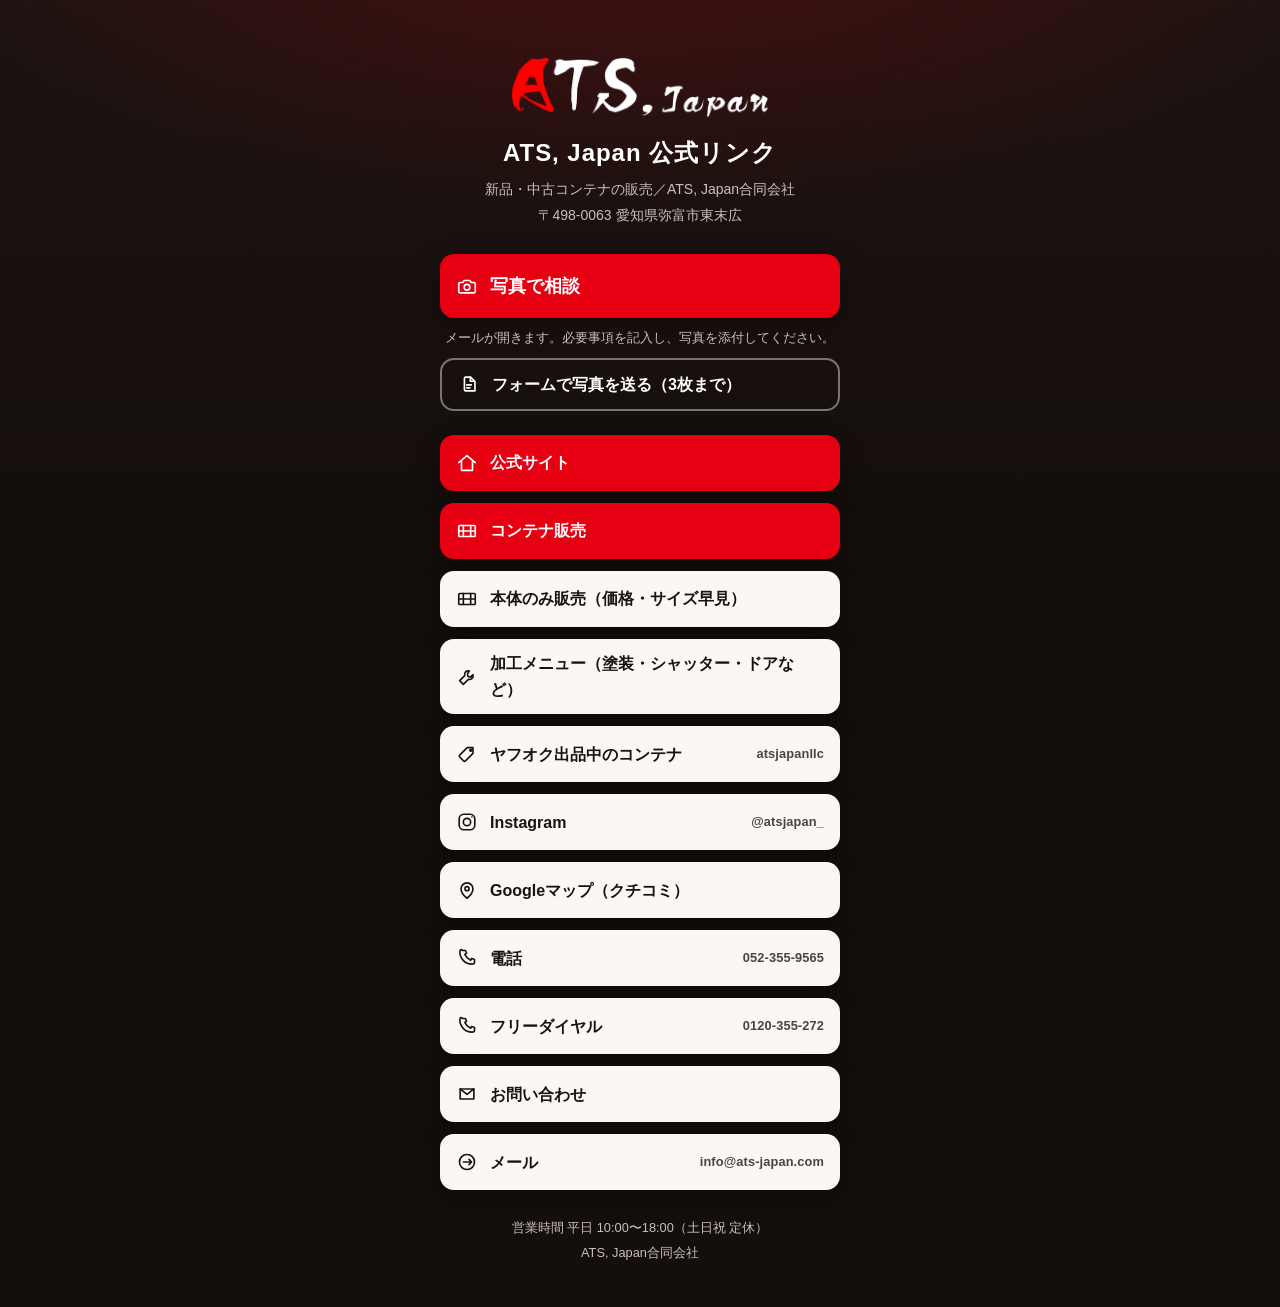
<file: index.html>
<!DOCTYPE html>
<html lang="ja">
<head>
  <meta charset="utf-8">
  <meta name="viewport" content="width=device-width, initial-scale=1, viewport-fit=cover">
  <title>ATS, Japan 公式リンク｜ATS, Japan合同会社</title>
  <meta name="description" content="ATS, Japan合同会社の公式リンクです。公式サイト、コンテナ販売、Instagram、Googleマップ、電話、お問い合わせはこちらから。ヤード：愛知県弥富市東末広。">
  <meta name="theme-color" content="#140E0C">
  <link rel="canonical" href="https://ats-business-hub.github.io/ats-japan/">
  <link rel="icon" href="assets/favicon.png" sizes="32x32" type="image/png">
  <link rel="icon" href="assets/favicon-192.png" sizes="192x192" type="image/png">
  <link rel="apple-touch-icon" href="assets/apple-touch-icon.png">
  <meta property="og:type" content="website">
  <meta property="og:locale" content="ja_JP">
  <meta property="og:title" content="ATS, Japan 公式リンク">
  <meta property="og:description" content="公式サイト、コンテナ販売、Instagram、Googleマップ、電話、お問い合わせへの案内ページです。">
  <meta property="og:url" content="https://ats-business-hub.github.io/ats-japan/">
  <meta property="og:image" content="https://ats-business-hub.github.io/ats-japan/assets/logo-mark.png">
  <meta name="twitter:card" content="summary">
  <link rel="stylesheet" href="style.css">
  <script type="application/ld+json">
  {
    "@context": "https://schema.org",
    "@type": "Organization",
    "name": "ATS, Japan合同会社",
    "alternateName": "ATS, Japan",
    "url": "https://www.ats-japan.com/",
    "logo": "https://ats-business-hub.github.io/ats-japan/assets/logo-mark.png",
    "email": "info@ats-japan.com",
    "telephone": ["+81-52-355-9565", "+81-120-355-272"],
    "address": {
      "@type": "PostalAddress",
      "postalCode": "498-0063",
      "addressRegion": "愛知県",
      "addressLocality": "弥富市",
      "streetAddress": "東末広",
      "addressCountry": "JP"
    },
    "sameAs": [
      "https://www.instagram.com/atsjapan_/"
    ]
  }
  </script>
</head>
<body>
  <div class="page">
    <header class="header">
      <img class="logo" src="assets/logo-wordmark.png" width="1072" height="261" alt="ATS, Japan">
      <h1>ATS, Japan 公式リンク</h1>
      <p class="tag">新品・中古コンテナの販売／ATS, Japan合同会社</p>
      <p class="addr">〒498-0063 愛知県弥富市東末広</p>
    </header>

    <section class="photo-consult" aria-label="写真で相談">
      <a class="btn btn-primary btn-photo" href="mailto:info@ats-japan.com?subject=%E5%86%99%E7%9C%9F%E3%81%A7%E7%9B%B8%E8%AB%87%EF%BC%88%E3%82%B3%E3%83%B3%E3%83%86%E3%83%8A%EF%BC%89&amp;body=%E3%82%B3%E3%83%B3%E3%83%86%E3%83%8A%E3%81%AE%E5%86%99%E7%9C%9F%E7%9B%B8%E8%AB%87%E3%81%A7%E3%81%99%E3%80%82%0A%0A%E3%81%8A%E5%90%8D%E5%89%8D%EF%BC%9A%0A%E3%81%94%E5%B8%8C%E6%9C%9B%E3%82%B5%E3%82%A4%E3%82%BA%EF%BC%8810%2F12%2F20%2F40ft%EF%BC%89%EF%BC%9A%0A%E7%94%A8%E9%80%94%EF%BC%9A%0A%E8%A8%AD%E7%BD%AE%E5%A0%B4%E6%89%80%EF%BC%9A%0A%0A%E5%86%99%E7%9C%9F%E3%82%92%E6%B7%BB%E4%BB%98%E3%81%97%E3%81%A6%E3%81%8F%E3%81%A0%E3%81%95%E3%81%84%E3%80%82%0A">
        <span class="ico" aria-hidden="true">
          <svg viewBox="0 0 24 24" width="22" height="22" fill="none" stroke="currentColor" stroke-width="1.8" stroke-linecap="round" stroke-linejoin="round"><path d="M4.5 8.2h3l1.4-2.2h6.2l1.4 2.2h3A1.5 1.5 0 0 1 21 9.7v8.3a1.5 1.5 0 0 1-1.5 1.5h-15A1.5 1.5 0 0 1 3 18V9.7a1.5 1.5 0 0 1 1.5-1.5z"/><circle cx="12" cy="13.4" r="3.1"/></svg>
        </span>
        <span class="label">写真で相談</span>
      </a>
      <p class="photo-hint">メールが開きます。必要事項を記入し、写真を添付してください。</p>
      <a class="btn btn-form" href="https://www.ats-japan.com/contact/?utm_source=qr&amp;utm_medium=offline&amp;utm_campaign=company_qr">
        <span class="ico" aria-hidden="true">
          <svg viewBox="0 0 24 24" width="22" height="22" fill="none" stroke="currentColor" stroke-width="1.8" stroke-linecap="round" stroke-linejoin="round"><path d="M8.5 4.5h5.2L18.5 9.3V19.5h-10A1.5 1.5 0 0 1 7 18V6a1.5 1.5 0 0 1 1.5-1.5z"/><path d="M13.5 4.6V9h4.5"/><path d="M9.5 13h5M9.5 16.2h3.6"/></svg>
        </span>
        <span class="label">フォームで写真を送る（3枚まで）</span>
      </a>
    </section>

    <nav class="links" aria-label="公式リンク">
      <a class="btn btn-primary" href="https://www.ats-japan.com/?utm_source=qr&amp;utm_medium=offline&amp;utm_campaign=company_qr">
        <span class="ico" aria-hidden="true">
          <svg viewBox="0 0 24 24" width="22" height="22" fill="none" stroke="currentColor" stroke-width="1.8" stroke-linecap="round" stroke-linejoin="round"><path d="M3 11.5 12 4l9 7.5"/><path d="M6 10.5V20h12v-9.5"/></svg>
        </span>
        <span class="label">公式サイト</span>
      </a>

      <a class="btn btn-primary" href="https://www.ats-japan.com/container/?utm_source=qr&amp;utm_medium=offline&amp;utm_campaign=company_qr">
        <span class="ico" aria-hidden="true">
          <svg viewBox="0 0 24 24" width="22" height="22" fill="none" stroke="currentColor" stroke-width="1.8" stroke-linecap="round" stroke-linejoin="round"><rect x="3" y="6" width="18" height="12" rx="1.2"/><path d="M3 12h18M8 6v12M16 6v12"/></svg>
        </span>
        <span class="label">コンテナ販売</span>
      </a>

      <a class="btn" href="container/">
        <span class="ico" aria-hidden="true"><svg viewBox="0 0 24 24" width="22" height="22" fill="none" stroke="currentColor" stroke-width="1.8" stroke-linecap="round" stroke-linejoin="round"><rect x="3" y="6" width="18" height="12" rx="1.2"/><path d="M3 12h18M8 6v12M16 6v12"/></svg></span>
        <span class="label">本体のみ販売（価格・サイズ早見）</span>
      </a>

      <a class="btn" href="kakou/">
        <span class="ico" aria-hidden="true"><svg viewBox="0 0 24 24" width="22" height="22" fill="none" stroke="currentColor" stroke-width="1.8" stroke-linecap="round" stroke-linejoin="round"><path d="M14.5 5.5a4 4 0 0 0-5 5L4 16l4 4 5.5-5.5a4 4 0 0 0 5-5l-2.6 2.6-2.8-.6-.6-2.8z"/></svg></span>
        <span class="label">加工メニュー（塗装・シャッター・ドアなど）</span>
      </a>

      <a class="btn" href="https://auctions.yahoo.co.jp/seller/Csx6fmJDVxpukrSngRGgBHrbBf4Gz" rel="noopener noreferrer" target="_blank">
        <span class="ico" aria-hidden="true">
          <svg viewBox="0 0 24 24" width="22" height="22" fill="none" stroke="currentColor" stroke-width="1.8" stroke-linecap="round" stroke-linejoin="round"><path d="M4 13.2 12.2 5h6.3v6.3L10.3 19.5a1.5 1.5 0 0 1-2.1 0L4 15.3a1.5 1.5 0 0 1 0-2.1z"/><circle cx="16.1" cy="7.9" r="1.05"/></svg>
        </span>
        <span class="label">ヤフオク出品中のコンテナ</span>
        <span class="meta">atsjapanllc</span>
      </a>

      <a class="btn" href="https://www.instagram.com/atsjapan_/" rel="noopener noreferrer" target="_blank">
        <span class="ico" aria-hidden="true">
          <svg viewBox="0 0 24 24" width="22" height="22" fill="none" stroke="currentColor" stroke-width="1.8" stroke-linecap="round" stroke-linejoin="round"><rect x="3.5" y="3.5" width="17" height="17" rx="5"/><circle cx="12" cy="12" r="4"/><circle cx="17.4" cy="6.6" r="0.9" fill="currentColor" stroke="none"/></svg>
        </span>
        <span class="label">Instagram</span>
        <span class="meta">@atsjapan_</span>
      </a>

      <a class="btn" href="https://www.google.com/maps?cid=72885599483460357" rel="noopener noreferrer" target="_blank">
        <span class="ico" aria-hidden="true">
          <svg viewBox="0 0 24 24" width="22" height="22" fill="none" stroke="currentColor" stroke-width="1.8" stroke-linecap="round" stroke-linejoin="round"><path d="M12 21s6.5-5.2 6.5-10.2A6.5 6.5 0 0 0 5.5 10.8C5.5 15.8 12 21 12 21z"/><circle cx="12" cy="10.5" r="2.2"/></svg>
        </span>
        <span class="label">Googleマップ（クチコミ）</span>
      </a>

      <a class="btn" href="tel:0523559565">
        <span class="ico" aria-hidden="true">
          <svg viewBox="0 0 24 24" width="22" height="22" fill="none" stroke="currentColor" stroke-width="1.8" stroke-linecap="round" stroke-linejoin="round"><path d="M7.2 3.8h3.1l1.2 3.1-1.9 1.2a12.5 12.5 0 0 0 6.3 6.3l1.2-1.9 3.1 1.2v3.1c0 .9-.7 1.7-1.6 1.8-8.2.7-15-6.1-14.3-14.3.1-.9.9-1.5 1.9-1.5z"/></svg>
        </span>
        <span class="label">電話</span>
        <span class="meta">052-355-9565</span>
      </a>

      <a class="btn" href="tel:0120355272">
        <span class="ico" aria-hidden="true">
          <svg viewBox="0 0 24 24" width="22" height="22" fill="none" stroke="currentColor" stroke-width="1.8" stroke-linecap="round" stroke-linejoin="round"><path d="M7.2 3.8h3.1l1.2 3.1-1.9 1.2a12.5 12.5 0 0 0 6.3 6.3l1.2-1.9 3.1 1.2v3.1c0 .9-.7 1.7-1.6 1.8-8.2.7-15-6.1-14.3-14.3.1-.9.9-1.5 1.9-1.5z"/></svg>
        </span>
        <span class="label">フリーダイヤル</span>
        <span class="meta">0120-355-272</span>
      </a>

      <a class="btn" href="https://www.ats-japan.com/contact/?utm_source=qr&amp;utm_medium=offline&amp;utm_campaign=company_qr">
        <span class="ico" aria-hidden="true">
          <svg viewBox="0 0 24 24" width="22" height="22" fill="none" stroke="currentColor" stroke-width="1.8" stroke-linecap="round" stroke-linejoin="round"><path d="M4.5 6.5h15v11h-15z"/><path d="m4.5 6.5 7.5 6 7.5-6"/></svg>
        </span>
        <span class="label">お問い合わせ</span>
      </a>

      <a class="btn" href="mailto:info@ats-japan.com">
        <span class="ico" aria-hidden="true">
          <svg viewBox="0 0 24 24" width="22" height="22" fill="none" stroke="currentColor" stroke-width="1.8" stroke-linecap="round" stroke-linejoin="round"><circle cx="12" cy="12" r="8.2"/><path d="M8 12h8M14.2 9.2 17 12l-2.8 2.8"/></svg>
        </span>
        <span class="label">メール</span>
        <span class="meta">info@ats-japan.com</span>
      </a>
    </nav>

    <footer class="footer">
      <p>営業時間 平日 10:00〜18:00（土日祝 定休）</p>
      <p>ATS, Japan合同会社</p>
    </footer>
  </div>
</body>
</html>
</file>
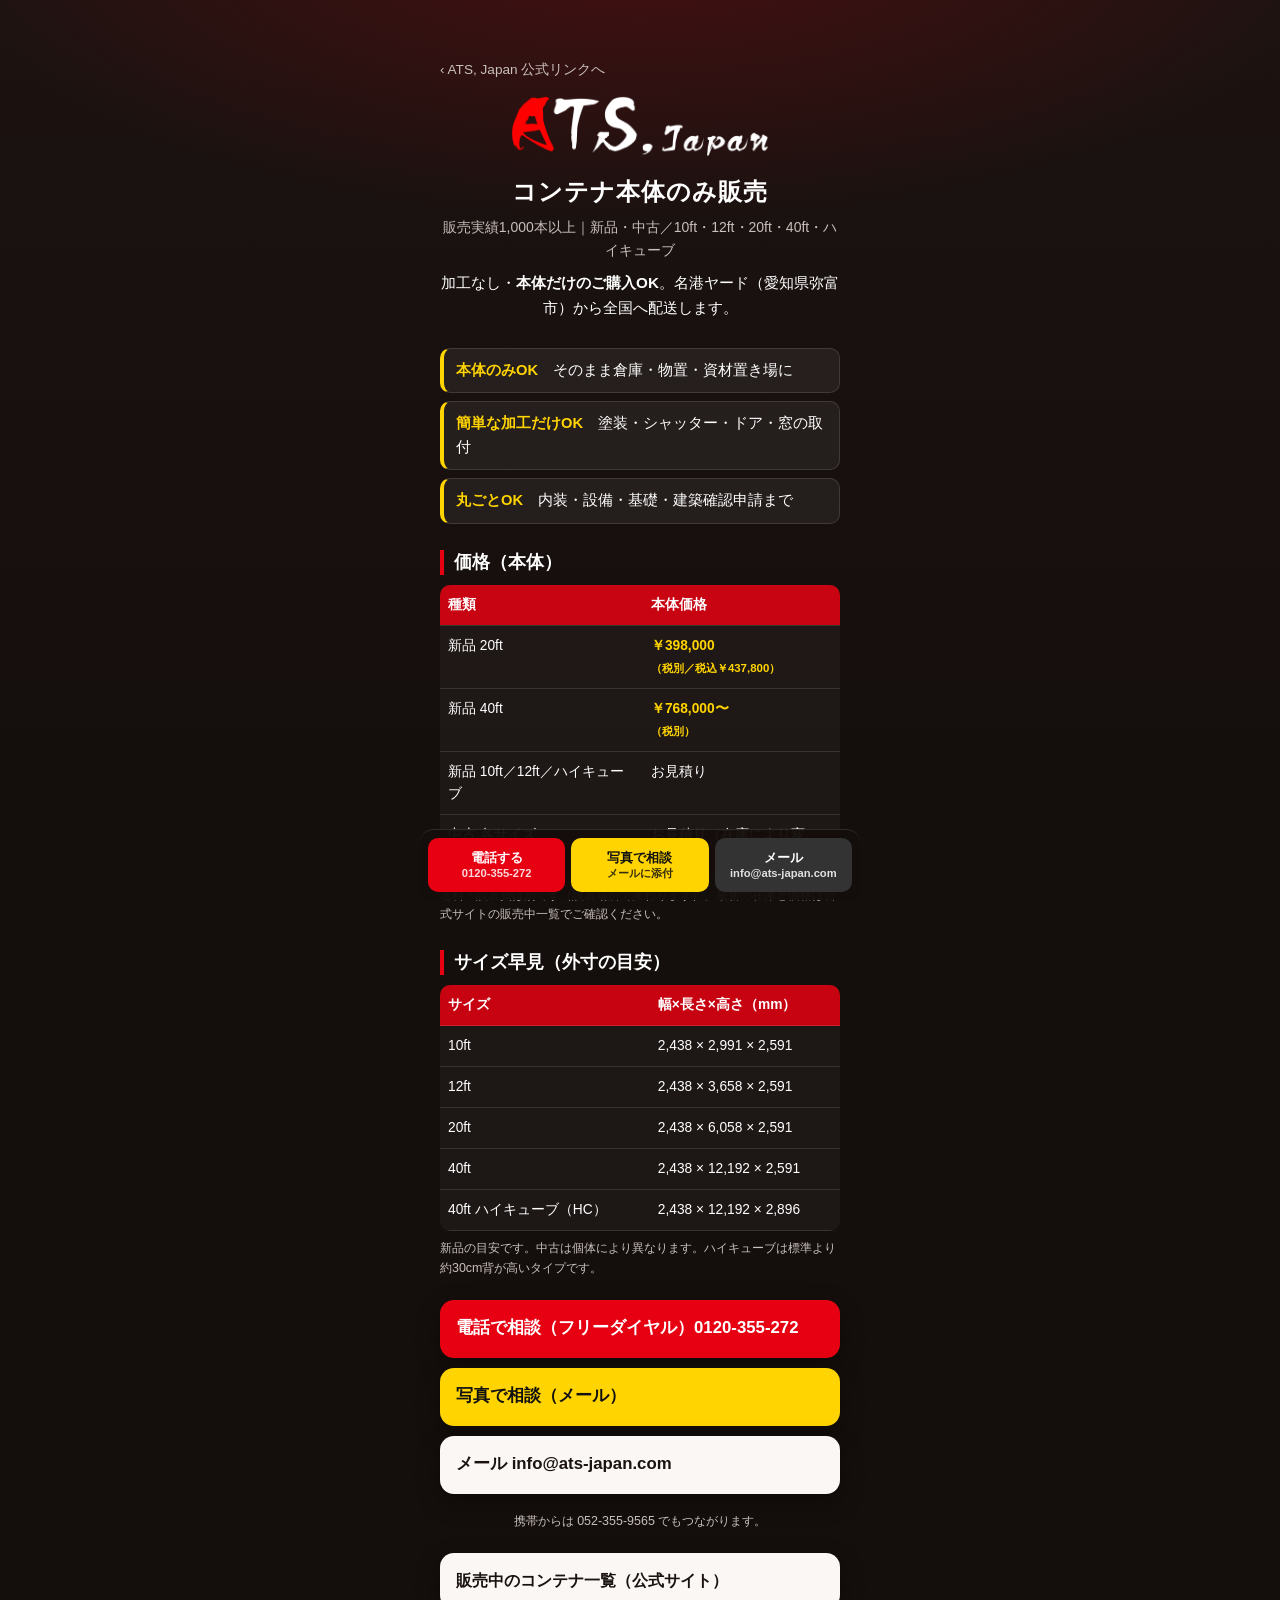
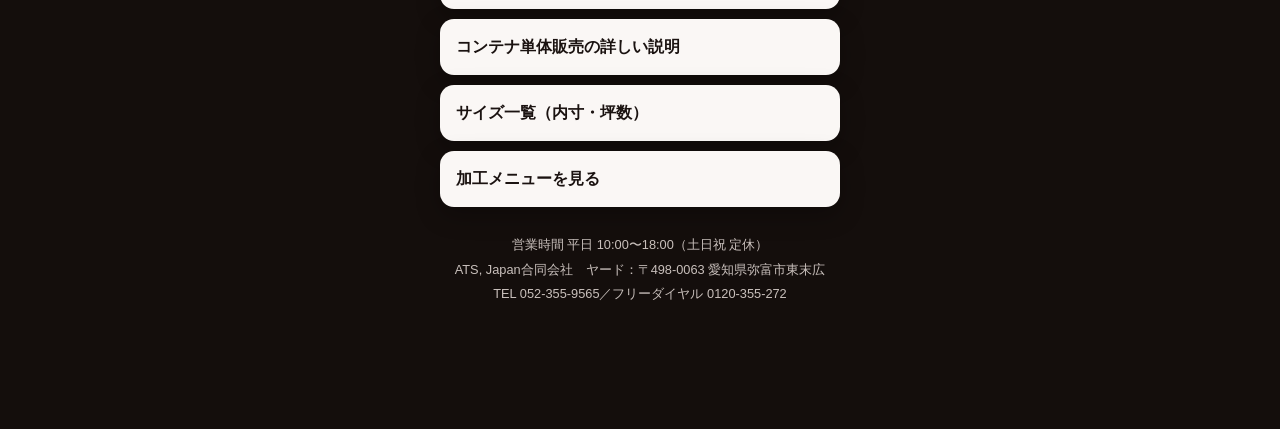
<file: container/index.html>
<!DOCTYPE html>
<html lang="ja">
<head>
  <meta charset="utf-8">
  <meta name="viewport" content="width=device-width, initial-scale=1, viewport-fit=cover">
  <title>コンテナ本体のみ販売｜サイズ・価格早見（スマホ版）｜ATS, Japan</title>
  <meta name="description" content="新品・中古コンテナを本体のみで販売。10ft・12ft・20ft・40ft・ハイキューブの寸法早見と価格。新品20ft ￥398,000（税別）。愛知県弥富市のヤードから全国配送。">
  <meta name="theme-color" content="#140E0C">
  <link rel="canonical" href="https://www.ats-japan.com/container-only/">
  <link rel="icon" href="../assets/favicon.png" sizes="32x32" type="image/png">
  <link rel="apple-touch-icon" href="../assets/apple-touch-icon.png">
  <meta property="og:type" content="website">
  <meta property="og:locale" content="ja_JP">
  <meta property="og:title" content="コンテナ本体のみ販売｜サイズ・価格早見（スマホ版）｜ATS, Japan">
  <meta property="og:description" content="新品・中古コンテナを本体のみで販売。10ft・12ft・20ft・40ft・ハイキューブの寸法早見と価格。新品20ft ￥398,000（税別）。愛知県弥富市のヤードから全国配送。">
  <meta property="og:url" content="https://ats-business-hub.github.io/ats-japan/container/">
  <meta property="og:image" content="https://ats-business-hub.github.io/ats-japan/assets/logo-mark.png">
  <link rel="stylesheet" href="../style.css">
  <link rel="stylesheet" href="../quick.css">
</head>
<body>
  <div class="page">
    <a class="back" href="../">‹ ATS, Japan 公式リンクへ</a>
    <header class="header">
      <img class="logo" src="../assets/logo-wordmark.png" width="1072" height="261" alt="ATS, Japan">
      <h1>コンテナ本体のみ販売</h1>
      <p class="tag">販売実績1,000本以上｜新品・中古／10ft・12ft・20ft・40ft・ハイキューブ</p>
      <p class="lead">加工なし・<b>本体だけのご購入OK</b>。名港ヤード（愛知県弥富市）から全国へ配送します。</p>
    </header>

    <ul class="ok3">
      <li><b>本体のみOK</b>　そのまま倉庫・物置・資材置き場に</li>
      <li><b>簡単な加工だけOK</b>　塗装・シャッター・ドア・窓の取付</li>
      <li><b>丸ごとOK</b>　内装・設備・基礎・建築確認申請まで</li>
    </ul>

    <h2>価格（本体）</h2>
    <table class="tbl">
      <tr><th>種類</th><th>本体価格</th></tr>
      <tr><td>新品 20ft</td><td class="p">￥398,000<br><small>（税別／税込￥437,800）</small></td></tr>
      <tr><td>新品 40ft</td><td class="p">￥768,000〜<br><small>（税別）</small></td></tr>
      <tr><td>新品 10ft／12ft／ハイキューブ</td><td>お見積り</td></tr>
      <tr><td>中古 各サイズ</td><td>お見積り（在庫により変動）</td></tr>
    </table>
    <p class="note">送料・設置費は別です（設置場所で変わります）。最新の在庫と価格は公式サイトの販売中一覧でご確認ください。</p>

    <h2>サイズ早見（外寸の目安）</h2>
    <table class="tbl">
      <tr><th>サイズ</th><th>幅×長さ×高さ（mm）</th></tr>
      <tr><td>10ft</td><td>2,438 × 2,991 × 2,591</td></tr>
      <tr><td>12ft</td><td>2,438 × 3,658 × 2,591</td></tr>
      <tr><td>20ft</td><td>2,438 × 6,058 × 2,591</td></tr>
      <tr><td>40ft</td><td>2,438 × 12,192 × 2,591</td></tr>
      <tr><td>40ft ハイキューブ（HC）</td><td>2,438 × 12,192 × 2,896</td></tr>
    </table>
    <p class="note">新品の目安です。中古は個体により異なります。ハイキューブは標準より約30cm背が高いタイプです。</p>

    <section class="cta" aria-label="ご相談">
      <a class="btn btn-primary" href="tel:0120355272"><span class="label">電話で相談（フリーダイヤル）0120-355-272</span></a>
      <a class="btn btn-yellow" href="mailto:info@ats-japan.com?subject=%E5%86%99%E7%9C%9F%E3%81%A7%E7%9B%B8%E8%AB%87%EF%BC%88%E3%82%B3%E3%83%B3%E3%83%86%E3%83%8A%E6%9C%AC%E4%BD%93%EF%BC%89&amp;body=%E3%82%B3%E3%83%B3%E3%83%86%E3%83%8A%E6%9C%AC%E4%BD%93%E3%81%AE%E8%B3%BC%E5%85%A5%E7%9B%B8%E8%AB%87%E3%81%A7%E3%81%99%E3%80%82%0A%0A%E3%81%8A%E5%90%8D%E5%89%8D%EF%BC%9A%0A%E3%81%94%E5%B8%8C%E6%9C%9B%E3%81%AE%E3%82%B5%E3%82%A4%E3%82%BA%EF%BC%8810/12/20/40ft%E3%83%BBHC%EF%BC%89%EF%BC%9A%0A%E6%96%B0%E5%93%81%EF%BC%8F%E4%B8%AD%E5%8F%A4%EF%BC%9A%0A%E7%94%A8%E9%80%94%EF%BC%9A%0A%E8%A8%AD%E7%BD%AE%E5%A0%B4%E6%89%80%EF%BC%88%E5%B8%82%E5%8C%BA%E7%94%BA%E6%9D%91%EF%BC%89%EF%BC%9A%0A%E3%81%94%E5%B8%8C%E6%9C%9B%E3%81%AE%E6%99%82%E6%9C%9F%EF%BC%9A%0A%0A%E5%86%99%E7%9C%9F%E3%82%92%E6%B7%BB%E4%BB%98%E3%81%97%E3%81%A6%E3%81%8F%E3%81%A0%E3%81%95%E3%81%84%EF%BC%88%E8%A8%AD%E7%BD%AE%E5%A0%B4%E6%89%80%E3%83%BB%E5%8F%82%E8%80%83%E3%82%A4%E3%83%A1%E3%83%BC%E3%82%B8%E3%81%AA%E3%81%A9%EF%BC%89%E3%80%82%0A"><span class="label">写真で相談（メール）</span></a>
      <a class="btn" href="mailto:info@ats-japan.com"><span class="label">メール info@ats-japan.com</span></a>
      <p class="note" style="text-align:center">携帯からは 052-355-9565 でもつながります。</p>
    </section>

    <section class="more" aria-label="公式サイト">
      <a class="btn" href="https://www.ats-japan.com/items/?utm_source=qr&amp;utm_medium=offline&amp;utm_campaign=company_qr&amp;utm_content=container_quick"><span class="label">販売中のコンテナ一覧（公式サイト）</span></a>
      <a class="btn" href="https://www.ats-japan.com/container-only/?utm_source=qr&amp;utm_medium=offline&amp;utm_campaign=company_qr&amp;utm_content=container_quick"><span class="label">コンテナ単体販売の詳しい説明</span></a>
      <a class="btn" href="https://www.ats-japan.com/container-size-20ft-40ft/?utm_source=qr&amp;utm_medium=offline&amp;utm_campaign=company_qr&amp;utm_content=container_quick"><span class="label">サイズ一覧（内寸・坪数）</span></a>
      <a class="btn" href="../kakou/"><span class="label">加工メニューを見る</span></a>
    </section>

    <footer class="footer">
      <p>営業時間 平日 10:00〜18:00（土日祝 定休）</p>
      <p>ATS, Japan合同会社　ヤード：〒498-0063 愛知県弥富市東末広</p>
      <p>TEL 052-355-9565／フリーダイヤル 0120-355-272</p>
    </footer>
  </div>
  <nav class="bar" aria-label="お問い合わせ">
  <a class="tel" href="tel:0120355272">電話する<small>0120-355-272</small></a>
  <a class="photo" href="mailto:info@ats-japan.com?subject=%E5%86%99%E7%9C%9F%E3%81%A7%E7%9B%B8%E8%AB%87%EF%BC%88%E3%82%B3%E3%83%B3%E3%83%86%E3%83%8A%E6%9C%AC%E4%BD%93%EF%BC%89&amp;body=%E3%82%B3%E3%83%B3%E3%83%86%E3%83%8A%E6%9C%AC%E4%BD%93%E3%81%AE%E8%B3%BC%E5%85%A5%E7%9B%B8%E8%AB%87%E3%81%A7%E3%81%99%E3%80%82%0A%0A%E3%81%8A%E5%90%8D%E5%89%8D%EF%BC%9A%0A%E3%81%94%E5%B8%8C%E6%9C%9B%E3%81%AE%E3%82%B5%E3%82%A4%E3%82%BA%EF%BC%8810/12/20/40ft%E3%83%BBHC%EF%BC%89%EF%BC%9A%0A%E6%96%B0%E5%93%81%EF%BC%8F%E4%B8%AD%E5%8F%A4%EF%BC%9A%0A%E7%94%A8%E9%80%94%EF%BC%9A%0A%E8%A8%AD%E7%BD%AE%E5%A0%B4%E6%89%80%EF%BC%88%E5%B8%82%E5%8C%BA%E7%94%BA%E6%9D%91%EF%BC%89%EF%BC%9A%0A%E3%81%94%E5%B8%8C%E6%9C%9B%E3%81%AE%E6%99%82%E6%9C%9F%EF%BC%9A%0A%0A%E5%86%99%E7%9C%9F%E3%82%92%E6%B7%BB%E4%BB%98%E3%81%97%E3%81%A6%E3%81%8F%E3%81%A0%E3%81%95%E3%81%84%EF%BC%88%E8%A8%AD%E7%BD%AE%E5%A0%B4%E6%89%80%E3%83%BB%E5%8F%82%E8%80%83%E3%82%A4%E3%83%A1%E3%83%BC%E3%82%B8%E3%81%AA%E3%81%A9%EF%BC%89%E3%80%82%0A">写真で相談<small>メールに添付</small></a>
  <a href="mailto:info@ats-japan.com">メール<small>info@ats-japan.com</small></a>
</nav>
</body>
</html>
</file>
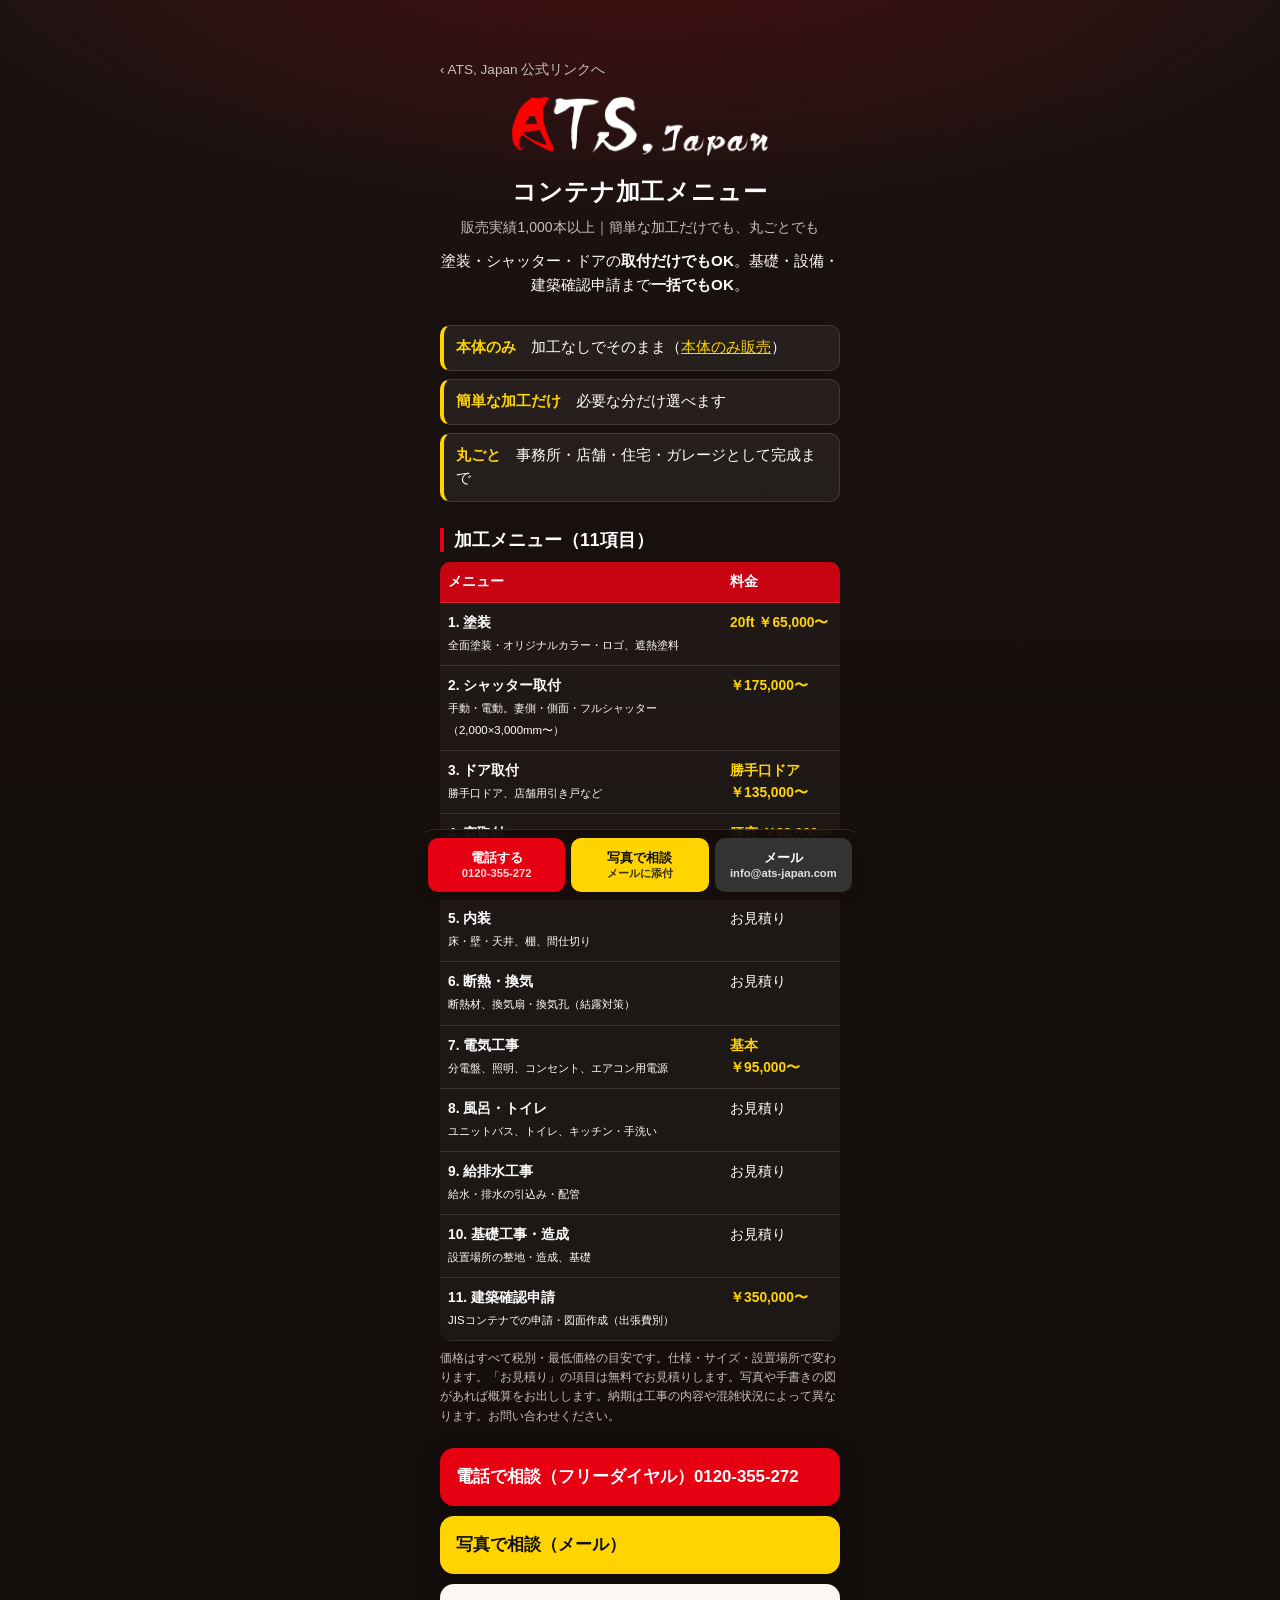
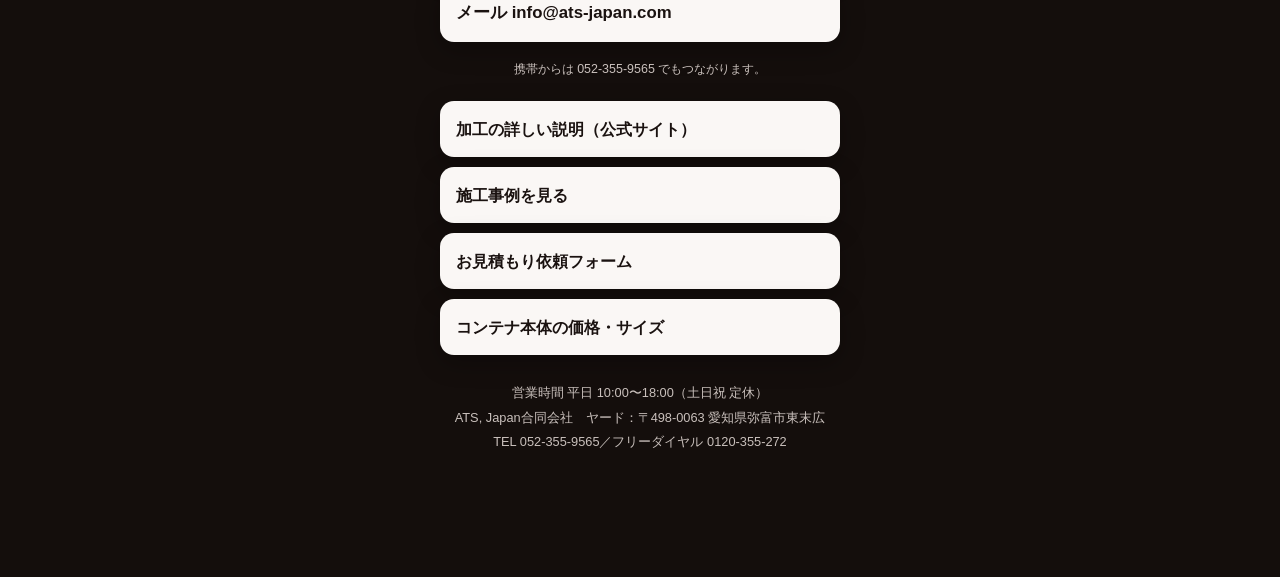
<file: kakou/index.html>
<!DOCTYPE html>
<html lang="ja">
<head>
  <meta charset="utf-8">
  <meta name="viewport" content="width=device-width, initial-scale=1, viewport-fit=cover">
  <title>コンテナ加工メニュー｜塗装・シャッター・ドアから申請まで（スマホ版）｜ATS, Japan</title>
  <meta name="description" content="コンテナの塗装・シャッター・ドア・窓の取付だけもOK。内装・断熱・電気・風呂トイレ・給排水・基礎・造成・建築確認申請まで一括対応。愛知県弥富市のATS, Japan。">
  <meta name="theme-color" content="#140E0C">
  <link rel="canonical" href="https://www.ats-japan.com/container-customization/">
  <link rel="icon" href="../assets/favicon.png" sizes="32x32" type="image/png">
  <link rel="apple-touch-icon" href="../assets/apple-touch-icon.png">
  <meta property="og:type" content="website">
  <meta property="og:locale" content="ja_JP">
  <meta property="og:title" content="コンテナ加工メニュー｜塗装・シャッター・ドアから申請まで（スマホ版）｜ATS, Japan">
  <meta property="og:description" content="コンテナの塗装・シャッター・ドア・窓の取付だけもOK。内装・断熱・電気・風呂トイレ・給排水・基礎・造成・建築確認申請まで一括対応。愛知県弥富市のATS, Japan。">
  <meta property="og:url" content="https://ats-business-hub.github.io/ats-japan/kakou/">
  <meta property="og:image" content="https://ats-business-hub.github.io/ats-japan/assets/logo-mark.png">
  <link rel="stylesheet" href="../style.css">
  <link rel="stylesheet" href="../quick.css">
</head>
<body>
  <div class="page">
    <a class="back" href="../">‹ ATS, Japan 公式リンクへ</a>
    <header class="header">
      <img class="logo" src="../assets/logo-wordmark.png" width="1072" height="261" alt="ATS, Japan">
      <h1>コンテナ加工メニュー</h1>
      <p class="tag">販売実績1,000本以上｜簡単な加工だけでも、丸ごとでも</p>
      <p class="lead">塗装・シャッター・ドアの<b>取付だけでもOK</b>。基礎・設備・建築確認申請まで<b>一括でもOK</b>。</p>
    </header>

    <ul class="ok3">
      <li><b>本体のみ</b>　加工なしでそのまま（<a href="../container/" style="color:#FFD400">本体のみ販売</a>）</li>
      <li><b>簡単な加工だけ</b>　必要な分だけ選べます</li>
      <li><b>丸ごと</b>　事務所・店舗・住宅・ガレージとして完成まで</li>
    </ul>

    <h2>加工メニュー（11項目）</h2>
    <table class="tbl">
      <tr><th>メニュー</th><th>料金</th></tr>
      <tr><td><b>1. 塗装</b><br><small>全面塗装・オリジナルカラー・ロゴ、遮熱塗料</small></td><td class="p">20ft ￥65,000〜</td></tr>
      <tr><td><b>2. シャッター取付</b><br><small>手動・電動。妻側・側面・フルシャッター（2,000×3,000mm〜）</small></td><td class="p">￥175,000〜</td></tr>
      <tr><td><b>3. ドア取付</b><br><small>勝手口ドア、店舗用引き戸など</small></td><td class="p">勝手口ドア<br>￥135,000〜</td></tr>
      <tr><td><b>4. 窓取付</b><br><small>腰窓、掃き出し窓、FIX窓など</small></td><td class="p">腰窓 ￥88,000〜<br>掃き出し窓<br>￥135,000〜</td></tr>
      <tr><td><b>5. 内装</b><br><small>床・壁・天井、棚、間仕切り</small></td><td>お見積り</td></tr>
      <tr><td><b>6. 断熱・換気</b><br><small>断熱材、換気扇・換気孔（結露対策）</small></td><td>お見積り</td></tr>
      <tr><td><b>7. 電気工事</b><br><small>分電盤、照明、コンセント、エアコン用電源</small></td><td class="p">基本<br>￥95,000〜</td></tr>
      <tr><td><b>8. 風呂・トイレ</b><br><small>ユニットバス、トイレ、キッチン・手洗い</small></td><td>お見積り</td></tr>
      <tr><td><b>9. 給排水工事</b><br><small>給水・排水の引込み・配管</small></td><td>お見積り</td></tr>
      <tr><td><b>10. 基礎工事・造成</b><br><small>設置場所の整地・造成、基礎</small></td><td>お見積り</td></tr>
      <tr><td><b>11. 建築確認申請</b><br><small>JISコンテナでの申請・図面作成（出張費別）</small></td><td class="p">￥350,000〜</td></tr>
    </table>
    <p class="note">価格はすべて税別・最低価格の目安です。仕様・サイズ・設置場所で変わります。「お見積り」の項目は無料でお見積りします。写真や手書きの図があれば概算をお出しします。納期は工事の内容や混雑状況によって異なります。お問い合わせください。</p>

    <section class="cta" aria-label="ご相談">
      <a class="btn btn-primary" href="tel:0120355272"><span class="label">電話で相談（フリーダイヤル）0120-355-272</span></a>
      <a class="btn btn-yellow" href="mailto:info@ats-japan.com?subject=%E5%86%99%E7%9C%9F%E3%81%A7%E7%9B%B8%E8%AB%87%EF%BC%88%E3%82%B3%E3%83%B3%E3%83%86%E3%83%8A%E5%8A%A0%E5%B7%A5%EF%BC%89&amp;body=%E3%82%B3%E3%83%B3%E3%83%86%E3%83%8A%E5%8A%A0%E5%B7%A5%E3%81%AE%E7%9B%B8%E8%AB%87%E3%81%A7%E3%81%99%E3%80%82%0A%0A%E3%81%94%E5%B8%8C%E6%9C%9B%E3%81%AE%E5%8A%A0%E5%B7%A5%EF%BC%88%E5%A1%97%E8%A3%85%E3%83%BB%E3%82%B7%E3%83%A3%E3%83%83%E3%82%BF%E3%83%BC%E3%83%BB%E3%83%89%E3%82%A2%E3%83%BB%E7%AA%93%E3%81%AA%E3%81%A9%EF%BC%89%EF%BC%9A%0A%E3%81%8A%E5%90%8D%E5%89%8D%EF%BC%9A%0A%E3%81%94%E5%B8%8C%E6%9C%9B%E3%81%AE%E3%82%B5%E3%82%A4%E3%82%BA%EF%BC%8810/12/20/40ft%E3%83%BBHC%EF%BC%89%EF%BC%9A%0A%E6%96%B0%E5%93%81%EF%BC%8F%E4%B8%AD%E5%8F%A4%EF%BC%9A%0A%E7%94%A8%E9%80%94%EF%BC%9A%0A%E8%A8%AD%E7%BD%AE%E5%A0%B4%E6%89%80%EF%BC%88%E5%B8%82%E5%8C%BA%E7%94%BA%E6%9D%91%EF%BC%89%EF%BC%9A%0A%E3%81%94%E5%B8%8C%E6%9C%9B%E3%81%AE%E6%99%82%E6%9C%9F%EF%BC%9A%0A%0A%E5%86%99%E7%9C%9F%E3%82%92%E6%B7%BB%E4%BB%98%E3%81%97%E3%81%A6%E3%81%8F%E3%81%A0%E3%81%95%E3%81%84%EF%BC%88%E8%A8%AD%E7%BD%AE%E5%A0%B4%E6%89%80%E3%83%BB%E5%8F%82%E8%80%83%E3%82%A4%E3%83%A1%E3%83%BC%E3%82%B8%E3%81%AA%E3%81%A9%EF%BC%89%E3%80%82%0A"><span class="label">写真で相談（メール）</span></a>
      <a class="btn" href="mailto:info@ats-japan.com"><span class="label">メール info@ats-japan.com</span></a>
      <p class="note" style="text-align:center">携帯からは 052-355-9565 でもつながります。</p>
    </section>

    <section class="more" aria-label="公式サイト">
      <a class="btn" href="https://www.ats-japan.com/container-customization/?utm_source=qr&amp;utm_medium=offline&amp;utm_campaign=company_qr&amp;utm_content=kakou_quick"><span class="label">加工の詳しい説明（公式サイト）</span></a>
      <a class="btn" href="https://www.ats-japan.com/gallery/?utm_source=qr&amp;utm_medium=offline&amp;utm_campaign=company_qr&amp;utm_content=kakou_quick"><span class="label">施工事例を見る</span></a>
      <a class="btn" href="https://www.ats-japan.com/contact/estimate/?utm_source=qr&amp;utm_medium=offline&amp;utm_campaign=company_qr&amp;utm_content=kakou_quick"><span class="label">お見積もり依頼フォーム</span></a>
      <a class="btn" href="../container/"><span class="label">コンテナ本体の価格・サイズ</span></a>
    </section>

    <footer class="footer">
      <p>営業時間 平日 10:00〜18:00（土日祝 定休）</p>
      <p>ATS, Japan合同会社　ヤード：〒498-0063 愛知県弥富市東末広</p>
      <p>TEL 052-355-9565／フリーダイヤル 0120-355-272</p>
    </footer>
  </div>
  <nav class="bar" aria-label="お問い合わせ">
  <a class="tel" href="tel:0120355272">電話する<small>0120-355-272</small></a>
  <a class="photo" href="mailto:info@ats-japan.com?subject=%E5%86%99%E7%9C%9F%E3%81%A7%E7%9B%B8%E8%AB%87%EF%BC%88%E3%82%B3%E3%83%B3%E3%83%86%E3%83%8A%E5%8A%A0%E5%B7%A5%EF%BC%89&amp;body=%E3%82%B3%E3%83%B3%E3%83%86%E3%83%8A%E5%8A%A0%E5%B7%A5%E3%81%AE%E7%9B%B8%E8%AB%87%E3%81%A7%E3%81%99%E3%80%82%0A%0A%E3%81%94%E5%B8%8C%E6%9C%9B%E3%81%AE%E5%8A%A0%E5%B7%A5%EF%BC%88%E5%A1%97%E8%A3%85%E3%83%BB%E3%82%B7%E3%83%A3%E3%83%83%E3%82%BF%E3%83%BC%E3%83%BB%E3%83%89%E3%82%A2%E3%83%BB%E7%AA%93%E3%81%AA%E3%81%A9%EF%BC%89%EF%BC%9A%0A%E3%81%8A%E5%90%8D%E5%89%8D%EF%BC%9A%0A%E3%81%94%E5%B8%8C%E6%9C%9B%E3%81%AE%E3%82%B5%E3%82%A4%E3%82%BA%EF%BC%8810/12/20/40ft%E3%83%BBHC%EF%BC%89%EF%BC%9A%0A%E6%96%B0%E5%93%81%EF%BC%8F%E4%B8%AD%E5%8F%A4%EF%BC%9A%0A%E7%94%A8%E9%80%94%EF%BC%9A%0A%E8%A8%AD%E7%BD%AE%E5%A0%B4%E6%89%80%EF%BC%88%E5%B8%82%E5%8C%BA%E7%94%BA%E6%9D%91%EF%BC%89%EF%BC%9A%0A%E3%81%94%E5%B8%8C%E6%9C%9B%E3%81%AE%E6%99%82%E6%9C%9F%EF%BC%9A%0A%0A%E5%86%99%E7%9C%9F%E3%82%92%E6%B7%BB%E4%BB%98%E3%81%97%E3%81%A6%E3%81%8F%E3%81%A0%E3%81%95%E3%81%84%EF%BC%88%E8%A8%AD%E7%BD%AE%E5%A0%B4%E6%89%80%E3%83%BB%E5%8F%82%E8%80%83%E3%82%A4%E3%83%A1%E3%83%BC%E3%82%B8%E3%81%AA%E3%81%A9%EF%BC%89%E3%80%82%0A">写真で相談<small>メールに添付</small></a>
  <a href="mailto:info@ats-japan.com">メール<small>info@ats-japan.com</small></a>
</nav>
</body>
</html>
</file>
<file: style.css>
/* ATS, Japan 公式リンク — mobile-first */
:root {
  --red: #E60012;
  --red-hover: #c40010;
  --bg: #140E0C;
  --bg-2: #1C1311;
  --ink: #FFFFFF;
  --muted: #C9C0BC;
  --btn: #FAF7F5;
  --btn-text: #1A1210;
  --btn-hover: #FFFFFF;
  --line: rgba(255, 255, 255, 0.12);
  --radius: 14px;
  --shadow: 0 8px 24px rgba(0, 0, 0, 0.28);
  color-scheme: dark;
}

* { box-sizing: border-box; }

html, body {
  margin: 0;
  padding: 0;
  background: var(--bg);
  color: var(--ink);
  font-family: "Hiragino Sans", "Hiragino Kaku Gothic ProN", "Noto Sans JP", "Yu Gothic", YuGothic, Meiryo, sans-serif;
  font-size: 16px;
  line-height: 1.6;
  -webkit-text-size-adjust: 100%;
}

body {
  min-height: 100vh;
  min-height: 100dvh;
  background:
    radial-gradient(1200px 500px at 50% -80px, rgba(230, 0, 18, 0.22), transparent 60%),
    linear-gradient(180deg, var(--bg-2) 0%, var(--bg) 40%);
}

.page {
  width: min(440px, 100%);
  margin: 0 auto;
  padding: 36px 20px 40px;
  padding-top: calc(28px + env(safe-area-inset-top));
  padding-bottom: calc(40px + env(safe-area-inset-bottom));
}

.header {
  text-align: center;
  margin-bottom: 28px;
}

.logo {
  display: block;
  width: min(260px, 72vw);
  height: auto;
  margin: 0 auto 18px;
}

h1 {
  margin: 0 0 8px;
  font-size: 1.35rem;
  font-weight: 700;
  letter-spacing: 0.04em;
  line-height: 1.35;
}

.tag,
.addr {
  margin: 0;
  color: var(--muted);
  font-size: 0.875rem;
}

.tag { margin-bottom: 4px; }

.links {
  display: grid;
  gap: 12px;
}

.btn {
  display: flex;
  align-items: center;
  gap: 12px;
  min-height: 56px;
  padding: 12px 16px;
  border-radius: var(--radius);
  background: var(--btn);
  color: var(--btn-text);
  text-decoration: none;
  font-weight: 700;
  box-shadow: var(--shadow);
  transition: transform 0.15s ease, background 0.15s ease;
  -webkit-tap-highlight-color: transparent;
}

.btn:hover,
.btn:focus-visible {
  background: var(--btn-hover);
  transform: translateY(-1px);
  outline: none;
}

.btn:focus-visible {
  box-shadow: var(--shadow), 0 0 0 3px rgba(230, 0, 18, 0.55);
}

.btn:active { transform: translateY(0); }

.btn-primary {
  background: var(--red);
  color: #fff;
}

.btn-primary:hover,
.btn-primary:focus-visible {
  background: var(--red-hover);
  color: #fff;
}

.ico {
  flex: 0 0 22px;
  display: inline-flex;
  color: inherit;
}

.label { flex: 1 1 auto; }

.meta {
  margin-left: auto;
  font-weight: 600;
  font-size: 0.8rem;
  opacity: 0.78;
  letter-spacing: 0.01em;
}

.footer {
  margin-top: 28px;
  text-align: center;
  color: var(--muted);
  font-size: 0.8rem;
}

.footer p { margin: 0 0 4px; }

@media (min-width: 600px) {
  .page { padding-top: 56px; }
  h1 { font-size: 1.5rem; }
}

.photo-consult {
  display: grid;
  gap: 10px;
  margin-bottom: 24px;
}

.btn-photo {
  min-height: 64px;
  font-size: 1.125rem;
  justify-content: center;
}

.photo-hint {
  margin: 0;
  color: var(--muted);
  font-size: 0.8rem;
  text-align: center;
  line-height: 1.5;
}

.btn-form {
  min-height: 52px;
  justify-content: center;
  background: transparent;
  color: #fff;
  border: 2px solid rgba(255, 255, 255, 0.42);
  box-shadow: none;
}

.btn-form:hover,
.btn-form:focus-visible {
  background: rgba(255, 255, 255, 0.1);
  color: #fff;
}
</file>
<file: quick.css>
/* クイックビュー（/container/ /kakou/）用。style.css に追加で読み込む */
.page { padding-bottom: calc(120px + env(safe-area-inset-bottom)); }
.back { display:inline-block; margin-bottom:14px; color:var(--muted); font-size:.85rem; text-decoration:none; }
.lead { margin:10px 0 0; font-size:.95rem; color:#fff; }
.ok3 { display:grid; gap:8px; margin:18px 0 22px; padding:0; list-style:none; }
.ok3 li { background:rgba(255,255,255,.06); border:1px solid var(--line); border-left:4px solid #FFD400; border-radius:10px; padding:10px 12px; font-size:.92rem; }
.ok3 b { color:#FFD400; }
h2 { font-size:1.1rem; margin:26px 0 10px; padding-left:10px; border-left:4px solid var(--red); line-height:1.4; }
.tbl { width:100%; border-collapse:collapse; font-size:.86rem; background:rgba(255,255,255,.04); border-radius:10px; overflow:hidden; }
.tbl th, .tbl td { border-bottom:1px solid var(--line); padding:9px 8px; text-align:left; vertical-align:top; }
.tbl th { background:rgba(230,0,18,.85); color:#fff; font-weight:700; }
.tbl td.p { white-space:nowrap; font-weight:700; color:#FFD400; }
.note { color:var(--muted); font-size:.78rem; margin:8px 0 0; line-height:1.55; }
.cta { display:grid; gap:10px; margin-top:22px; }
.cta .btn { justify-content:center; font-size:1.05rem; min-height:58px; }
.btn-yellow { background:#FFD400; color:#111; }
.btn-yellow:hover, .btn-yellow:focus-visible { background:#ffe14d; color:#111; }
.more { display:grid; gap:10px; margin-top:22px; }
.bar { position:fixed; left:0; right:0; bottom:0; z-index:10; display:grid; grid-template-columns:1fr 1fr 1fr; gap:6px; padding:8px 8px calc(8px + env(safe-area-inset-bottom)); background:rgba(20,14,12,.96); border-top:1px solid var(--line); }
.bar a { display:flex; flex-direction:column; align-items:center; justify-content:center; min-height:54px; border-radius:10px; text-decoration:none; font-weight:700; font-size:.82rem; line-height:1.25; color:#fff; background:#333; }
.bar a.tel { background:var(--red); }
.bar a.photo { background:#FFD400; color:#111; }
.bar small { font-weight:600; font-size:.7rem; opacity:.85; }
@media (min-width:600px){ .bar { left:50%; right:auto; width:440px; transform:translateX(-50%); border-radius:14px 14px 0 0; } }
</file>
